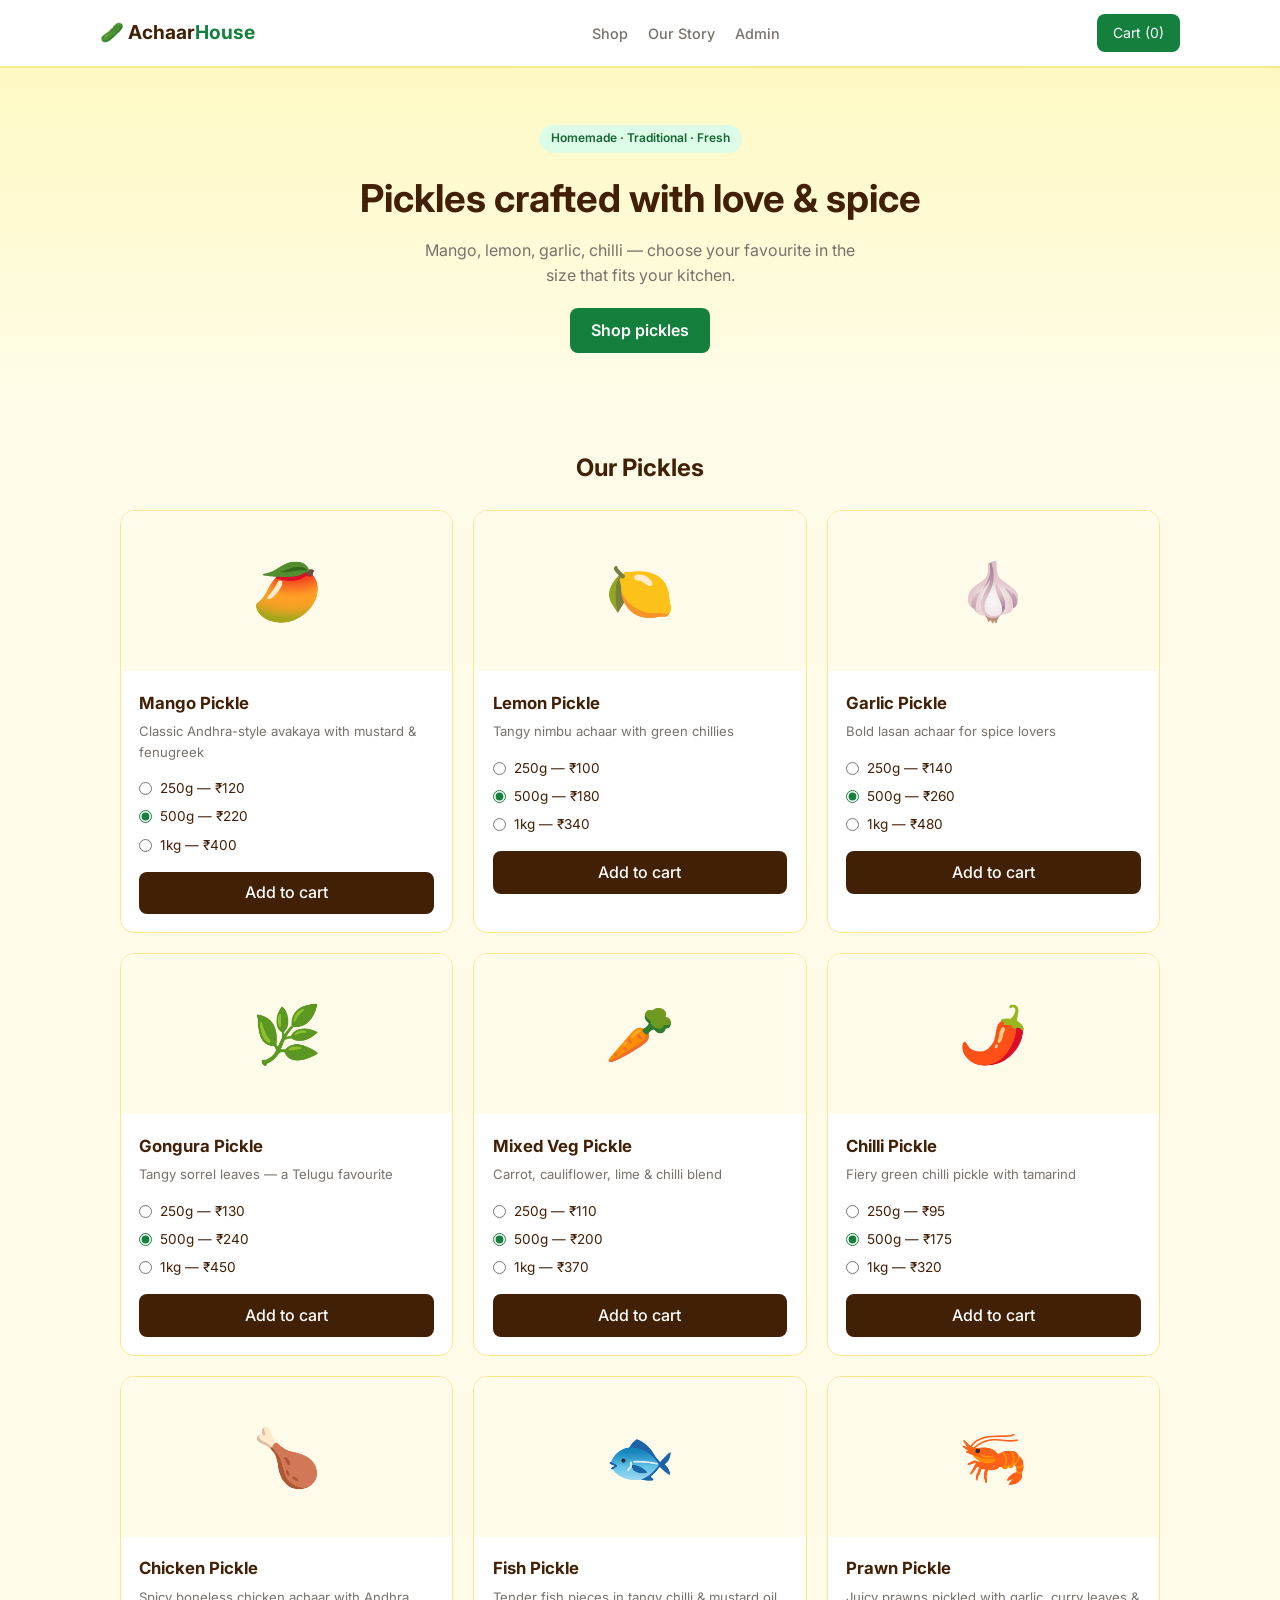
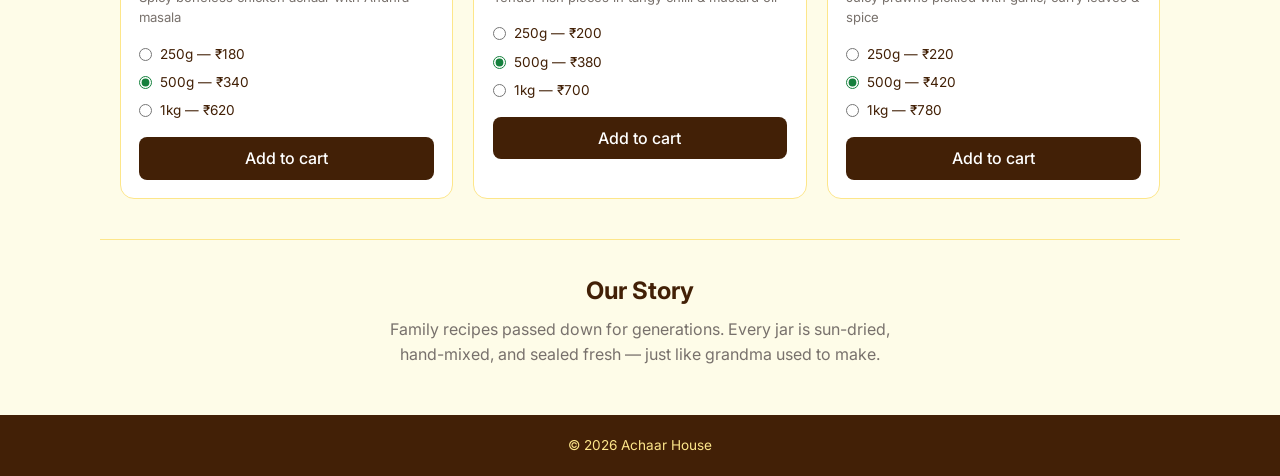
<file: index.html>
<!DOCTYPE html>
<html lang="en">
<head>
  <meta charset="UTF-8">
  <meta name="viewport" content="width=device-width, initial-scale=1.0">
  <title>Achaar House — Authentic Homemade Pickles</title>
  <link href="https://fonts.googleapis.com/css2?family=Inter:wght@400;500;600;700&display=swap" rel="stylesheet">
  <link rel="stylesheet" href="css/style.css">
</head>
<body>
  <header class="header">
    <div class="container header-row">
      <a href="#" class="logo">🥒 Achaar<span>House</span></a>
      <nav class="nav"><a href="#shop">Shop</a><a href="#story">Our Story</a><a href="admin.html">Admin</a></nav>
      <button class="cart-btn" id="cart-toggle">Cart (<span id="cart-count">0</span>)</button>
    </div>
  </header>

  <section class="hero">
    <div class="container">
      <span class="badge">Homemade · Traditional · Fresh</span>
      <h1>Pickles crafted with love & spice</h1>
      <p>Mango, lemon, garlic, chilli — choose your favourite in the size that fits your kitchen.</p>
      <a href="#shop" class="btn-primary">Shop pickles</a>
    </div>
  </section>

  <section class="container shop" id="shop">
    <h2>Our Pickles</h2>
    <div class="product-grid" id="product-grid"></div>
  </section>

  <section class="story container" id="story">
    <h2>Our Story</h2>
    <p>Family recipes passed down for generations. Every jar is sun-dried, hand-mixed, and sealed fresh — just like grandma used to make.</p>
  </section>

  <aside class="cart-panel" id="cart-panel">
    <div class="cart-head"><h3>Your Order</h3><button id="cart-close">&times;</button></div>
    <ul id="cart-list"></ul>
    <div class="cart-foot">
      <p>Total: <strong>₹<span id="cart-total">0</span></strong></p>
      <button class="btn-primary btn-block" id="checkout-open">Proceed to checkout</button>
    </div>
  </aside>
  <div class="overlay" id="overlay"></div>

  <dialog id="checkout-dialog">
    <form id="checkout-form">
      <h3>Delivery details</h3>
      <label>Full name<input name="name" required></label>
      <label>Phone<input name="phone" type="tel" pattern="[0-9]{10}" required></label>
      <label>Delivery address<textarea name="address" rows="2" required></textarea></label>
      <div class="form-actions">
        <button type="button" class="btn-ghost" id="checkout-cancel">Cancel</button>
        <button type="submit" class="btn-primary">Place order</button>
      </div>
    </form>
  </dialog>

  <dialog id="done-dialog">
    <div class="done-box">
      <p class="done-emoji">🎉</p>
      <h3>Order received!</h3>
      <p id="done-msg"></p>
      <button class="btn-primary" id="done-close">OK</button>
    </div>
  </dialog>

  <footer class="footer"><div class="container">© 2026 Achaar House</div></footer>
  <script src="js/store.js"></script>
  <script src="js/app.js"></script>
</body>
</html>
</file>
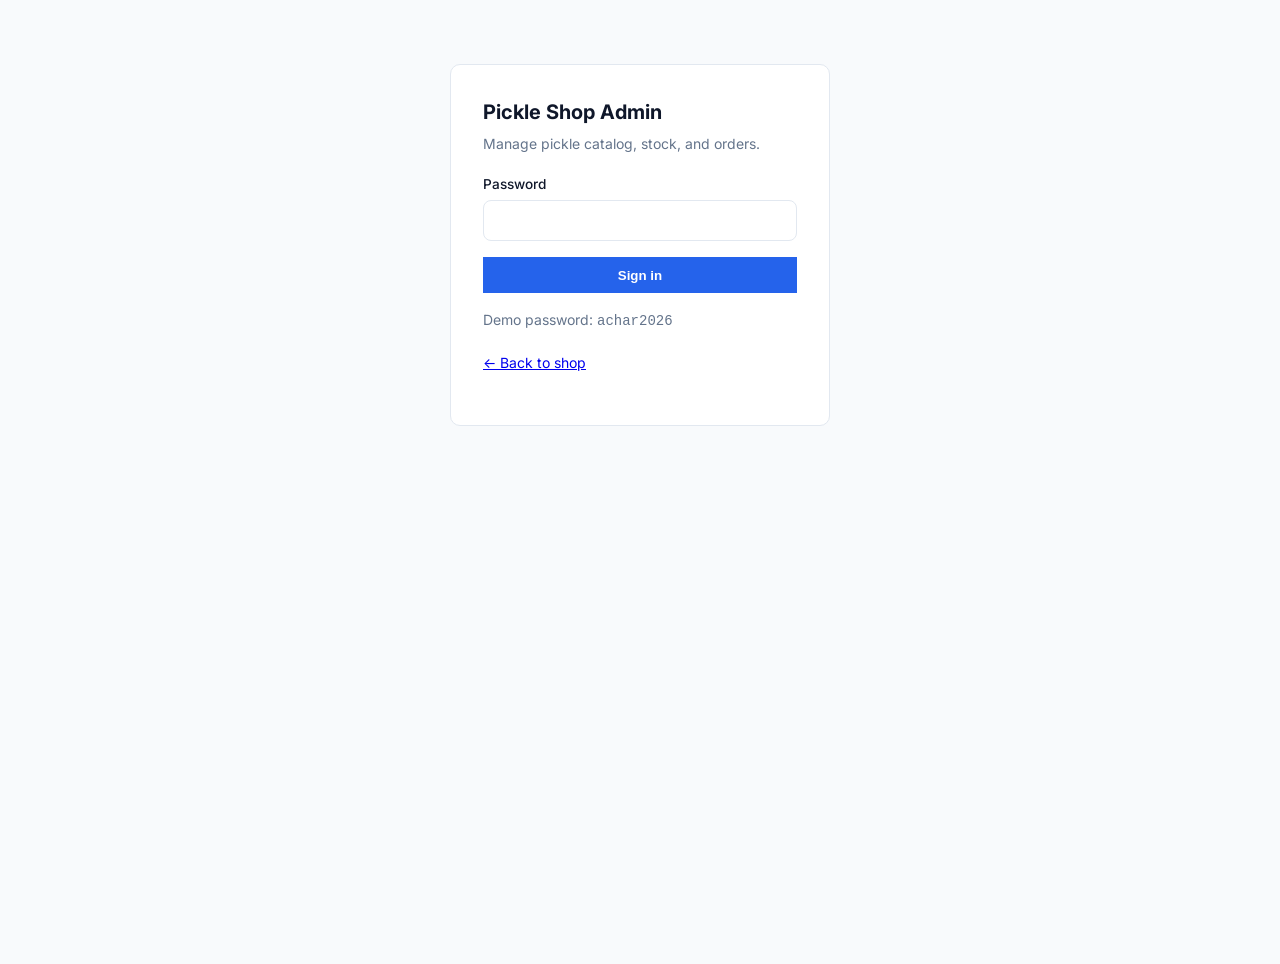
<file: admin.html>
<!DOCTYPE html>
<html lang="en">
<head>
  <meta charset="UTF-8">
  <meta name="viewport" content="width=device-width, initial-scale=1.0">
  <title>Store Admin — Achaar House</title>
  <link href="https://fonts.googleapis.com/css2?family=Inter:wght@400;500;600;700&display=swap" rel="stylesheet">
  <link rel="stylesheet" href="css/admin.css">
</head>
<body>
  <div id="login-view">
    <div class="login-box">
      <h1>Pickle Shop Admin</h1>
      <p>Manage pickle catalog, stock, and orders.</p>
      <form id="login-form">
        <label>Password<input type="password" id="admin-password" required></label>
        <button type="submit" class="btn-primary" style="width:100%;padding:.65rem">Sign in</button>
      </form>
      <p class="login-hint">Demo password: <code>achar2026</code></p>
      <p class="login-hint" style="margin-top:.5rem"><a href="index.html">← Back to shop</a></p>
    </div>
  </div>

  <div id="admin-view" class="hidden">
    <header class="admin-header">
      <div><h1>Achaar House — Admin</h1><p>Product & inventory management</p></div>
      <div class="admin-nav">
        <a href="index.html" class="btn-outline">View shop</a>
        <button type="button" class="btn-outline" id="logout-btn">Log out</button>
      </div>
    </header>

    <main class="admin-wrap">
      <div class="stats">
        <div class="stat"><span class="stat-val" id="stat-products">0</span><span class="stat-lbl">Pickles</span></div>
        <div class="stat"><span class="stat-val" id="stat-low">0</span><span class="stat-lbl">Low stock</span></div>
        <div class="stat"><span class="stat-val" id="stat-orders">0</span><span class="stat-lbl">Orders</span></div>
      </div>

      <section class="admin-card">
        <h2 id="form-title">Add pickle</h2>
        <form id="product-form" novalidate>
          <input type="hidden" id="product-id">
          <div class="form-grid">
            <label>Name<input id="p-name" required></label>
            <label>Emoji<input id="p-emoji" maxlength="4" placeholder="🥭"></label>
            <label>Stock (jars)<input type="number" id="p-stock" min="0" required></label>
            <label>250g price (₹)<input type="number" id="p-s0" min="1" required></label>
            <label>500g price (₹)<input type="number" id="p-s1" min="1" required></label>
            <label>1kg price (₹)<input type="number" id="p-s2" min="1" required></label>
            <label>Visible<select id="p-active"><option value="true">Yes</option><option value="false">Hidden</option></select></label>
          </div>
          <label style="display:block;font-size:.82rem;font-weight:500;margin-bottom:.75rem">
            Product image URL
            <input id="p-image-url" placeholder="https://… or upload below" style="width:100%;margin-top:.35rem;padding:.55rem;border:1px solid #e2e8f0;border-radius:8px;font:inherit">
          </label>
          <label style="display:block;font-size:.82rem;font-weight:500;margin-bottom:.75rem">
            Or upload image
            <input type="file" id="p-image-file" accept="image/*" style="margin-top:.35rem;font:inherit">
            <small style="color:#64748b;display:block;margin-top:.25rem">Shows emoji if no image or if image fails to load.</small>
          </label>
          <div id="image-preview-wrap" class="hidden" style="margin-bottom:1rem">
            <img id="image-preview" alt="Preview" style="max-width:120px;max-height:120px;border-radius:8px;border:1px solid #e2e8f0">
          </div>
          <label style="display:block;font-size:.82rem;font-weight:500;margin-bottom:1rem">Description<textarea id="p-desc" rows="2" style="width:100%;margin-top:.35rem;padding:.55rem;border:1px solid #e2e8f0;border-radius:8px;font:inherit"></textarea></label>
          <div class="form-actions">
            <button type="submit" class="btn-primary" id="save-product-btn">Save</button>
            <button type="button" class="btn-outline hidden" id="cancel-edit">Cancel</button>
          </div>
          <p id="form-status" class="form-status hidden"></p>
        </form>
      </section>

      <section class="admin-card">
        <h2>Inventory</h2>
        <div class="table-wrap"><table><thead><tr><th>Pickle</th><th>Prices</th><th>Stock</th><th>Status</th><th></th></tr></thead><tbody id="products-table"></tbody></table></div>
      </section>

      <section class="admin-card">
        <h2>Orders</h2>
        <div class="table-wrap"><table><thead><tr><th>Date</th><th>Customer</th><th>Total</th><th>Status</th><th></th></tr></thead><tbody id="orders-table"></tbody></table></div>
      </section>
    </main>
  </div>
  <script src="js/store.js"></script>
  <script src="js/admin.js"></script>
</body>
</html>
</file>
<file: css/style.css>
*, *::before, *::after { box-sizing: border-box; margin: 0; padding: 0; }
:root {
  --bg: #fefce8; --surface: #fff; --text: #422006; --muted: #78716c;
  --green: #15803d; --green-dark: #166534; --red: #dc2626; --border: #fde68a;
  --radius: 14px;
}
body { font-family: 'Inter', system-ui, sans-serif; background: var(--bg); color: var(--text); line-height: 1.55; }
.container { max-width: 1080px; margin: 0 auto; padding: 0 1.25rem; }

.header { background: var(--surface); border-bottom: 2px solid var(--border); position: sticky; top: 0; z-index: 50; }
.header-row { display: flex; align-items: center; justify-content: space-between; padding: .9rem 0; }
.logo { font-weight: 700; font-size: 1.2rem; text-decoration: none; color: var(--text); }
.logo span { color: var(--green); }
.nav a { margin-left: 1.25rem; color: var(--muted); text-decoration: none; font-size: .9rem; font-weight: 500; }
.nav a:hover { color: var(--green); }
.cart-btn { background: var(--green); color: #fff; border: none; padding: .5rem 1rem; border-radius: 8px; cursor: pointer; font: inherit; font-size: .875rem; }

.hero { text-align: center; padding: 3.5rem 1rem; background: linear-gradient(180deg, #fef9c3 0%, var(--bg) 100%); }
.badge { display: inline-block; background: #dcfce7; color: var(--green-dark); font-size: .75rem; font-weight: 600; padding: .3rem .75rem; border-radius: 999px; margin-bottom: 1rem; }
.hero h1 { font-size: clamp(1.75rem, 4vw, 2.4rem); margin-bottom: .6rem; }
.hero p { color: var(--muted); max-width: 460px; margin: 0 auto 1.25rem; }

.btn-primary { background: var(--green); color: #fff; border: none; padding: .65rem 1.3rem; border-radius: 8px; font: inherit; font-weight: 600; cursor: pointer; text-decoration: none; display: inline-block; }
.btn-primary:hover { background: var(--green-dark); }
.btn-ghost { background: transparent; border: 1px solid var(--border); padding: .55rem 1rem; border-radius: 8px; cursor: pointer; font: inherit; }
.btn-block { width: 100%; }

.shop { padding: 2.5rem 1.25rem; }
.shop h2 { text-align: center; margin-bottom: 1.5rem; }
.product-grid { display: grid; grid-template-columns: repeat(auto-fill, minmax(280px, 1fr)); gap: 1.25rem; }

.pickle-card { background: var(--surface); border: 1px solid var(--border); border-radius: var(--radius); overflow: hidden; }
.pickle-top { text-align: center; font-size: 3.5rem; padding: 1.25rem; background: #fffbeb; min-height: 160px; display: flex; align-items: center; justify-content: center; }
.pickle-top-photo { padding: 0; overflow: hidden; }
.pickle-top-photo img { width: 100%; height: 160px; object-fit: cover; display: block; }
.pickle-top-fallback { display: none; font-size: 3.5rem; width: 100%; height: 160px; align-items: center; justify-content: center; background: #fffbeb; }
.pickle-body { padding: 1.15rem; }
.pickle-body h3 { font-size: 1.05rem; margin-bottom: .35rem; }
.pickle-body p { font-size: .82rem; color: var(--muted); margin-bottom: 1rem; }
.size-options { display: flex; flex-direction: column; gap: .45rem; margin-bottom: 1rem; }
.size-option { display: flex; align-items: center; gap: .5rem; font-size: .85rem; cursor: pointer; }
.size-option input { accent-color: var(--green); }
.add-btn { width: 100%; background: var(--text); color: #fff; border: none; padding: .55rem; border-radius: 8px; cursor: pointer; font: inherit; font-weight: 500; }
.add-btn:hover { background: var(--green); }

.story { text-align: center; padding: 2rem 1.25rem 3rem; border-top: 1px solid var(--border); }
.story p { color: var(--muted); max-width: 520px; margin: .5rem auto 0; }

.cart-panel { position: fixed; top: 0; right: -380px; width: min(360px, 100vw); height: 100vh; background: var(--surface); box-shadow: -4px 0 20px rgba(0,0,0,.08); z-index: 100; transition: right .3s; display: flex; flex-direction: column; }
.cart-panel.open { right: 0; }
.cart-head { display: flex; justify-content: space-between; padding: 1rem 1.15rem; border-bottom: 1px solid var(--border); }
.cart-head button { background: none; border: none; font-size: 1.4rem; cursor: pointer; }
#cart-list { list-style: none; flex: 1; overflow-y: auto; padding: 1rem; font-size: .875rem; }
.cart-item { padding: .65rem 0; border-bottom: 1px dashed var(--border); display: flex; justify-content: space-between; gap: .5rem; }
.cart-foot { padding: 1rem 1.15rem; border-top: 1px solid var(--border); }

.overlay { position: fixed; inset: 0; background: rgba(0,0,0,.25); z-index: 90; opacity: 0; pointer-events: none; transition: .3s; }
.overlay.show { opacity: 1; pointer-events: auto; }

dialog { border: none; border-radius: var(--radius); padding: 0; max-width: 400px; width: 92vw; }
dialog::backdrop { background: rgba(0,0,0,.35); }
#checkout-form { padding: 1.5rem; display: flex; flex-direction: column; gap: .85rem; }
#checkout-form label { display: flex; flex-direction: column; gap: .25rem; font-size: .85rem; font-weight: 500; }
#checkout-form input, #checkout-form textarea { padding: .55rem .7rem; border: 1px solid var(--border); border-radius: 8px; font: inherit; }
.form-actions { display: flex; justify-content: flex-end; gap: .5rem; margin-top: .5rem; }

.done-box { padding: 2rem; text-align: center; }
.done-emoji { font-size: 2.5rem; margin-bottom: .5rem; }

.footer { background: var(--text); color: #fde68a; text-align: center; padding: 1.25rem; font-size: .85rem; }

@media (max-width: 600px) { .nav { display: none; } }
</file>
<file: css/admin.css>
*, *::before, *::after { box-sizing: border-box; margin: 0; padding: 0; }
:root {
  --bg: #f8fafc; --surface: #fff; --border: #e2e8f0; --text: #0f172a;
  --muted: #64748b; --accent: #2563eb; --accent-dark: #1d4ed8;
  --green: #16a34a; --red: #dc2626; --radius: 10px;
}
body { font-family: 'Inter', system-ui, sans-serif; background: var(--bg); color: var(--text); line-height: 1.5; min-height: 100vh; }

.admin-header {
  background: var(--surface); border-bottom: 1px solid var(--border);
  padding: 1rem 1.5rem; display: flex; align-items: center; justify-content: space-between; flex-wrap: wrap; gap: .75rem;
}
.admin-header h1 { font-size: 1.15rem; }
.admin-header p { font-size: .8rem; color: var(--muted); }
.admin-nav { display: flex; gap: .5rem; flex-wrap: wrap; }
.admin-nav a, .admin-nav button {
  padding: .45rem .85rem; border-radius: 8px; font: inherit; font-size: .85rem; text-decoration: none; cursor: pointer;
}
.btn-outline { background: var(--surface); border: 1px solid var(--border); color: var(--text); }
.btn-primary { background: var(--accent); border: none; color: #fff; font-weight: 600; }
.btn-primary:hover { background: var(--accent-dark); }
#save-product-btn {
  padding: .72rem 1.35rem;
  font-size: .92rem;
  border-radius: 12px;
}
.btn-danger { background: #fef2f2; border: 1px solid #fecaca; color: var(--red); }
.btn-sm { padding: .3rem .6rem; font-size: .78rem; }

.admin-wrap { max-width: 1100px; margin: 0 auto; padding: 1.5rem; }
.admin-card {
  background: var(--surface); border: 1px solid var(--border); border-radius: var(--radius);
  padding: 1.25rem; margin-bottom: 1.25rem;
}
.admin-card h2 { font-size: 1rem; margin-bottom: 1rem; }
.admin-note { font-size: .82rem; color: var(--muted); background: #eff6ff; border: 1px solid #bfdbfe; border-radius: 8px; padding: .75rem 1rem; margin-bottom: 1.25rem; }

.login-box { max-width: 380px; margin: 4rem auto; padding: 2rem; background: var(--surface); border: 1px solid var(--border); border-radius: var(--radius); }
.login-box h1 { font-size: 1.25rem; margin-bottom: .35rem; }
.login-box p { color: var(--muted); font-size: .875rem; margin-bottom: 1.25rem; }
.login-box label { display: block; font-size: .85rem; font-weight: 500; margin-bottom: 1rem; }
.login-box input { width: 100%; padding: .6rem .75rem; border: 1px solid var(--border); border-radius: 8px; font: inherit; margin-top: .35rem; }
.login-hint { font-size: .75rem; color: var(--muted); margin-top: 1rem; }

.stats { display: grid; grid-template-columns: repeat(auto-fit, minmax(140px, 1fr)); gap: 1rem; margin-bottom: 1.25rem; }
.stat { background: var(--surface); border: 1px solid var(--border); border-radius: var(--radius); padding: 1rem; text-align: center; }
.stat-val { font-size: 1.5rem; font-weight: 700; color: var(--accent); }
.stat-lbl { font-size: .75rem; color: var(--muted); text-transform: uppercase; letter-spacing: .04em; }

table { width: 100%; border-collapse: collapse; font-size: .85rem; }
th, td { padding: .65rem .5rem; text-align: left; border-bottom: 1px solid var(--border); vertical-align: middle; }
th { color: var(--muted); font-size: .72rem; text-transform: uppercase; font-weight: 600; }
.table-wrap { overflow-x: auto; }

.form-grid { display: grid; grid-template-columns: repeat(auto-fit, minmax(180px, 1fr)); gap: .75rem; margin-bottom: 1rem; }
.form-grid label { display: flex; flex-direction: column; gap: .25rem; font-size: .82rem; font-weight: 500; }
.form-grid input, .form-grid select, .form-grid textarea {
  padding: .55rem .65rem; border: 1px solid var(--border); border-radius: 8px; font: inherit; font-weight: 400;
}
.form-actions { display: flex; gap: .5rem; flex-wrap: wrap; }

.badge { font-size: .7rem; font-weight: 600; padding: .15rem .45rem; border-radius: 999px; }
.badge-new { background: #dbeafe; color: #1d4ed8; }
.badge-done { background: #dcfce7; color: #166534; }
.badge-low { background: #fef3c7; color: #92400e; }
.badge-off { background: #f1f5f9; color: #64748b; }

.hidden { display: none !important; }

.form-status { font-size: .85rem; margin-top: .75rem; padding: .6rem .75rem; border-radius: 8px; }
.form-status.ok { background: #dcfce7; color: #166534; }
.form-status.err { background: #fef2f2; color: #dc2626; }

@media (max-width: 640px) { .admin-wrap { padding: 1rem; } th, td { font-size: .78rem; } }
</file>
